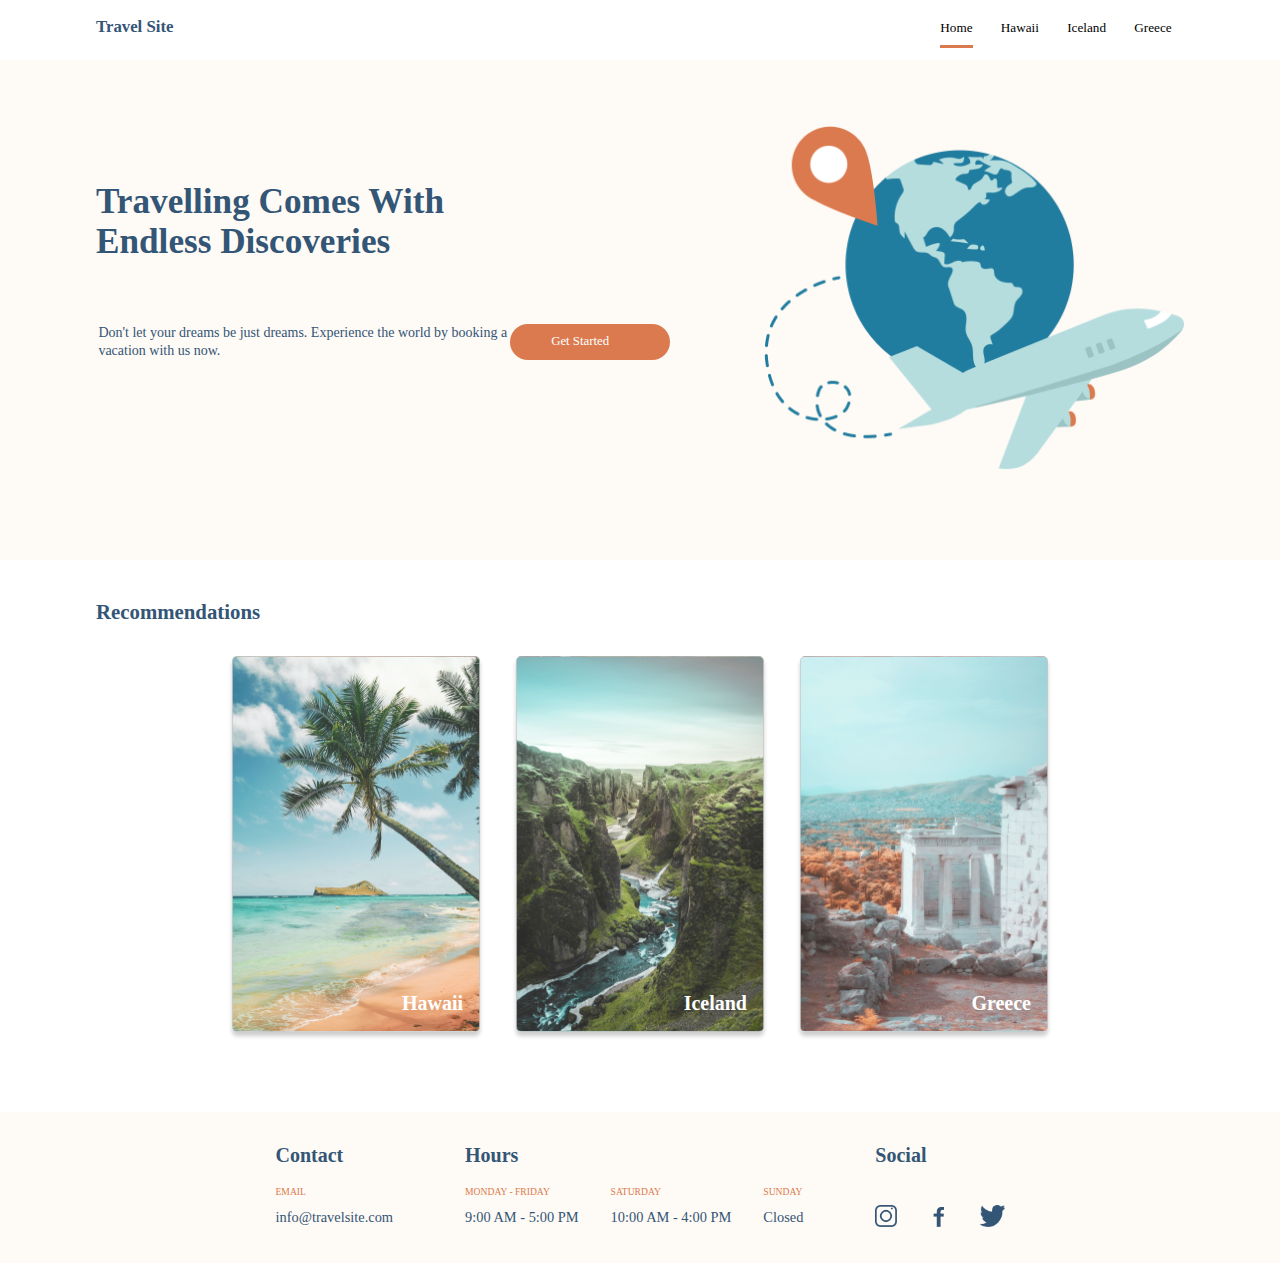
<file: index.html>
<!DOCTYPE html>
<html lang="en">

<head>
    <meta charset="UTF-8">
    <meta http-equiv="X-UA-Compatible" content="IE=edge">
    <meta name="viewport" content="width=device-width, initial-scale=1.0">
    <link rel="stylesheet" href="/css/global.css">
    <link rel="stylesheet" href="/css/main.css">
    <title>Travel Site</title>
</head>

<body>
    <nav class="nav">
        <a class="nav__company-name-container" href="/">
            <h3 class="nav__company-name">Travel Site</h3>
        </a>
        <ul class="nav__pages-list">
            <li class="nav__pages-list-item--underline">
                <a class="nav__pages-link" href="/">Home</a>
            </li>
            <li class="nav__pages-list-item">
                <a class="nav__pages-link" href="/pages/hawaii.html">Hawaii</a>
            </li>
            <li class="nav__pages-list-item">
                <a class="nav__pages-link" href="/pages/iceland.html">Iceland</a>
            </li>
            <li class="nav__pages-list-item">
                <a class="nav__pages-link" href="/pages/greece.html">Greece</a>
            </li>
        </ul>
    </nav>

    <main>
        <header class="hero-section">
            <div class="hero-section__article">
                <div class="hero-section__title-contatiner">
                    <h1 class="hero-section__title">Travelling Comes With Endless Discoveries</h1>
                </div>
                <div class="hero-section__description-contatiner">
                    <p class="hero-section__description">Don't let your dreams be just dreams. Experience the world by
                        booking a</p>
                    <p class="hero-section__description">vacation with us now.</p>
                </div>
                <a href="/">
                    <div class="hero-section__button-contatiner">
                        <p class="hero-section__button">Get Started</p>
                    </div>
                </a>
            </div>
            <div class="hero-section__image-container">
                <img class="hero-image" src="/assets/images/hero.png" alt="hero image">
            </div>
        </header>
        <section class="reccommendations-section">
            <h3 class="reccommendations-section__title">Recommendations</h3>
            <div class="reccommendations-section__card-section-container">
                <section class="reccommendations-section__card-container">
                    <a href="/pages/hawaii.html">
                        <div class="reccommendations-section__card-hawaii">
                            <div class="reccommendations-section__place-container">
                                <h3 class="reccommendations-section__place">Hawaii</h3>
                            </div>
                        </div>
                    </a>
                </section>
                <section class="reccommendations-section__card-container">
                    <a href="/pages/iceland.html">
                        <div class="reccommendations-section__card-iceland">
                            <div class="reccommendations-section__place-container">
                                <h3 class="reccommendations-section__place">Iceland</h3>
                            </div>
                        </div>
                    </a>
                </section>
                <section class="reccommendations-section__card-container">
                    <a href="/pages/greece.html">
                        <div class="reccommendations-section__card-greece">
                            <div class="reccommendations-section__place-container">
                                <h3 class="reccommendations-section__place">Greece</h3>
                            </div>
                        </div>
                    </a>
                </section>
            </div>
        </section>
    </main>
    <footer class="footer-section">
        <div class="footer-section__container">
            <div class="footer-section__title-container">
                <h3 class="footer-section__title">Contact</h3>
            </div>
            <div class="footer-section__descrp-container">
                <p class="footer-section__descrp-orange">Email</p>
            </div>
            <div class="footer-section__descrp-container">
                <p class="footer-section__descrp-blue">info@travelsite.com</p>
            </div>
        </div>
        <div class="footer-section__container">
            <h3 class="footer-section__title">Hours</h3>
            <div class="footer-section__descrp-container">
                <div class="footer-section__descrp-time-day-container">
                    <p class="footer-section__descrp-orange">
                        Monday - Friday
                    </p>
                    <p class="footer-section__descrp-blue">
                        9:00 AM - 5:00 PM
                    </p>
                </div>
                <div class="footer-section__descrp-middle-container">
                    <p class="footer-section__descrp-orange">
                        Saturday
                    </p>
                    <p class="footer-section__descrp-blue">
                        10:00 AM - 4:00 PM
                    </p>
                </div>
                <div class="footer-section__descrp-time-day-container">
                    <p class="footer-section__descrp-orange">
                        Sunday
                    </p>
                    <p class="footer-section__descrp-blue">
                        Closed
                    </p>
                </div>
            </div>
        </div>
        <div class="footer-section__container">
            <h3 class="footer-section__title">Social</h3>
            <div class="footer-icon_container">
                <a href="https://www.instagram.com/">
                    <img class="footer-icon" src="/assets/logos/icon-instagram.png" alt="instagram">
                </a>
                <a href="https://www.facebook.com/">
                    <img class="footer-icon-middle" src="/assets/logos/icon-facebook.png" alt="facebook">
                </a>
                <a href="https://www.twitter.com/">
                    <img class="footer-icon" src="/assets/logos/icon-twitter.png" alt="twitter">
                </a>
            </div>
        </div>
    </footer>
</body>

</html>

<!-- due to time constaints I was not able to go deeper with this assignment but I have completed all the required work.-->
</file>
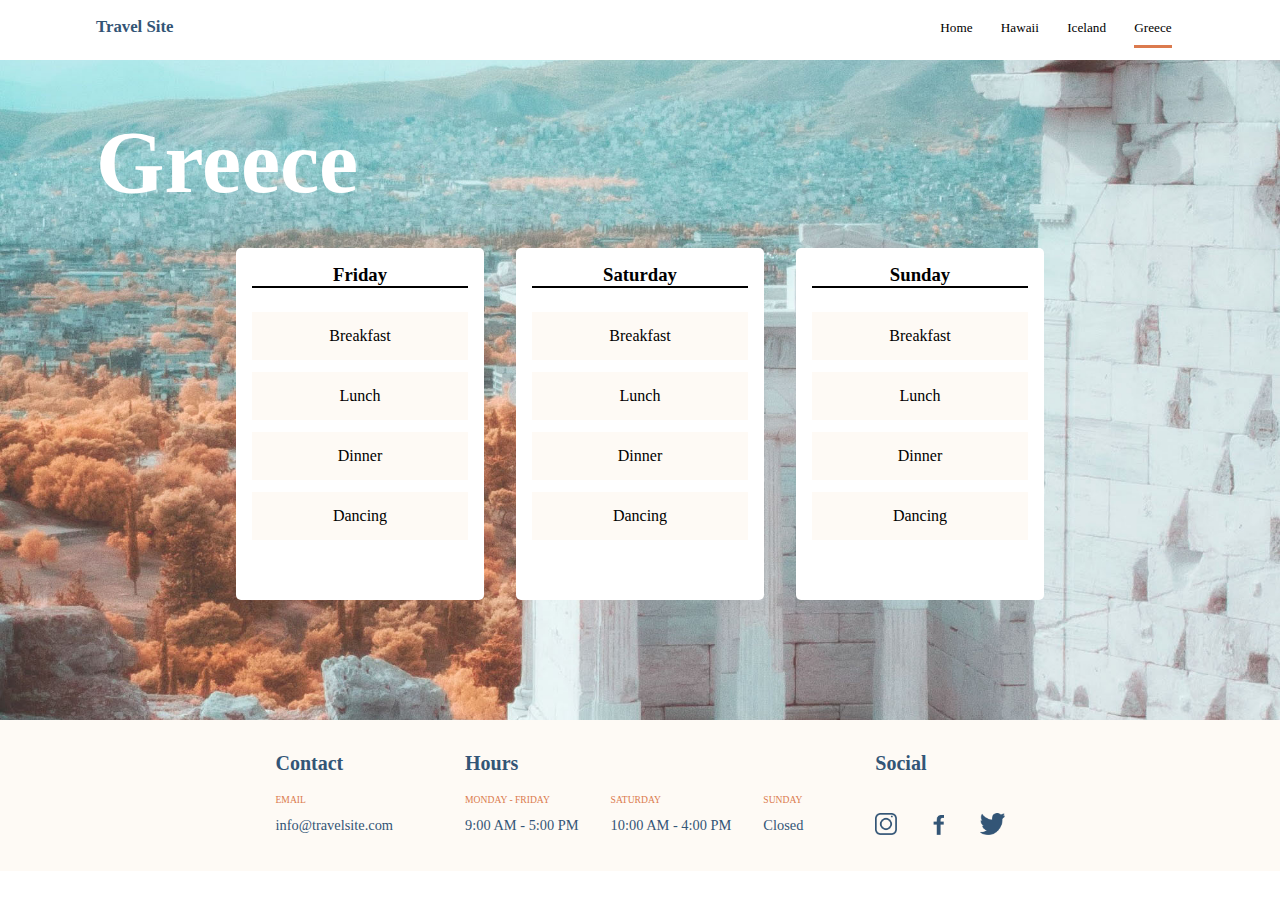
<file: pages/greece.html>
<!DOCTYPE html>
<html lang="en">

<head>
    <meta charset="UTF-8">
    <meta http-equiv="X-UA-Compatible" content="IE=edge">
    <meta name="viewport" content="width=device-width, initial-scale=1.0">
    <link rel="stylesheet" href="/css/global.css">
    <link rel="stylesheet" href="/css/destinations.css">
    <title>Travel Site</title>
</head>

<body>
    <nav class="nav">
        <a class="nav__company-name-container" href="/">
            <h3 class="nav__company-name">Travel Site</h3>
        </a>
        <ul class="nav__pages-list">
            <li class="nav__pages-list-item">
                <a class="nav__pages-link" href="/">Home</a>
            </li>
            <li class="nav__pages-list-item">
                <a class="nav__pages-link" href="/pages/hawaii.html">Hawaii</a>
            </li>
            <li class="nav__pages-list-item">
                <a class="nav__pages-link" href="/pages/iceland.html">Iceland</a>
            </li>
            <li class="nav__pages-list-item--underline">
                <a class="nav__pages-link" href="/pages/greece.html">Greece</a>
            </li>
        </ul>
    </nav>
    <main>
        <section class="destination-section__greece">
            <div class="destination-section__title">
                <h1>Greece</h1>
            </div>
            <ul class="destination-section__card-container">
                <li class="destination-section__card-text-container--title">
                    <h3 class="destination-section__card-text--title">Friday</h3>
                </li>
                <li class="destination-section__card-text-container">
                    <h3 class="destination-section__card-text">Breakfast</h3>
                </li>
                <li class="destination-section__card-text-container">
                    <h3 class="destination-section__card-text">Lunch</h3>
                </li>
                <li class="destination-section__card-text-container">
                    <h3 class="destination-section__card-text">Dinner</h3>
                </li>
                <li class="destination-section__card-text-container">
                    <h3 class="destination-section__card-text">Dancing</h3>
                </li>
            </ul>
            <ul class="destination-section__card-container">
                <li class="destination-section__card-text-container--title">
                    <h3 class="destination-section__card-text--title">Saturday</h3>
                </li>
                <li class="destination-section__card-text-container">
                    <h3 class="destination-section__card-text">Breakfast</h3>
                </li>
                <li class="destination-section__card-text-container">
                    <h3 class="destination-section__card-text">Lunch</h3>
                </li>
                <li class="destination-section__card-text-container">
                    <h3 class="destination-section__card-text">Dinner</h3>
                </li>
                <li class="destination-section__card-text-container">
                    <h3 class="destination-section__card-text">Dancing</h3>
                </li>
            </ul>
            <ul class="destination-section__card-container">
                <li class="destination-section__card-text-container--title">
                    <h3 class="destination-section__card-text--title">Sunday</h3>
                </li>
                <li class="destination-section__card-text-container">
                    <h3 class="destination-section__card-text">Breakfast</h3>
                </li>
                <li class="destination-section__card-text-container">
                    <h3 class="destination-section__card-text">Lunch</h3>
                </li>
                <li class="destination-section__card-text-container">
                    <h3 class="destination-section__card-text">Dinner</h3>
                </li>
                <li class="destination-section__card-text-container">
                    <h3 class="destination-section__card-text">Dancing</h3>
                </li>
            </ul>
        </section>
    </main>

    <footer class="footer-section">
        <div class="footer-section__container">
            <div class="footer-section__title-container">
                <h3 class="footer-section__title">Contact</h3>
            </div>
            <div class="footer-section__descrp-container">
                <p class="footer-section__descrp-orange">Email</p>
            </div>
            <div class="footer-section__descrp-container">
                <p class="footer-section__descrp-blue">info@travelsite.com</p>
            </div>
        </div>
        <div class="footer-section__container">
            <h3 class="footer-section__title">Hours</h3>
            <div class="footer-section__descrp-container">
                <div class="footer-section__descrp-time-day-container">
                    <p class="footer-section__descrp-orange">
                        Monday - Friday
                    </p>
                    <p class="footer-section__descrp-blue">
                        9:00 AM - 5:00 PM
                    </p>
                </div>
                <div class="footer-section__descrp-middle-container">
                    <p class="footer-section__descrp-orange">
                        Saturday
                    </p>
                    <p class="footer-section__descrp-blue">
                        10:00 AM - 4:00 PM
                    </p>
                </div>
                <div class="footer-section__descrp-time-day-container">
                    <p class="footer-section__descrp-orange">
                        Sunday
                    </p>
                    <p class="footer-section__descrp-blue">
                        Closed
                    </p>
                </div>
            </div>
        </div>
        <div class="footer-section__container">
            <h3 class="footer-section__title">Social</h3>
            <div class="footer-icon_container">
                <a href="https://www.instagram.com/">
                    <img class="footer-icon" src="/assets/logos/icon-instagram.png" alt="instagram">
                </a>
                <a href="https://www.facebook.com/">
                    <img class="footer-icon-middle" src="/assets/logos/icon-facebook.png" alt="facebook">
                </a>
                <a href="https://www.twitter.com/">
                    <img class="footer-icon" src="/assets/logos/icon-twitter.png" alt="twitter">
                </a>
            </div>
        </div>
    </footer>
</body>

</html>
</file>
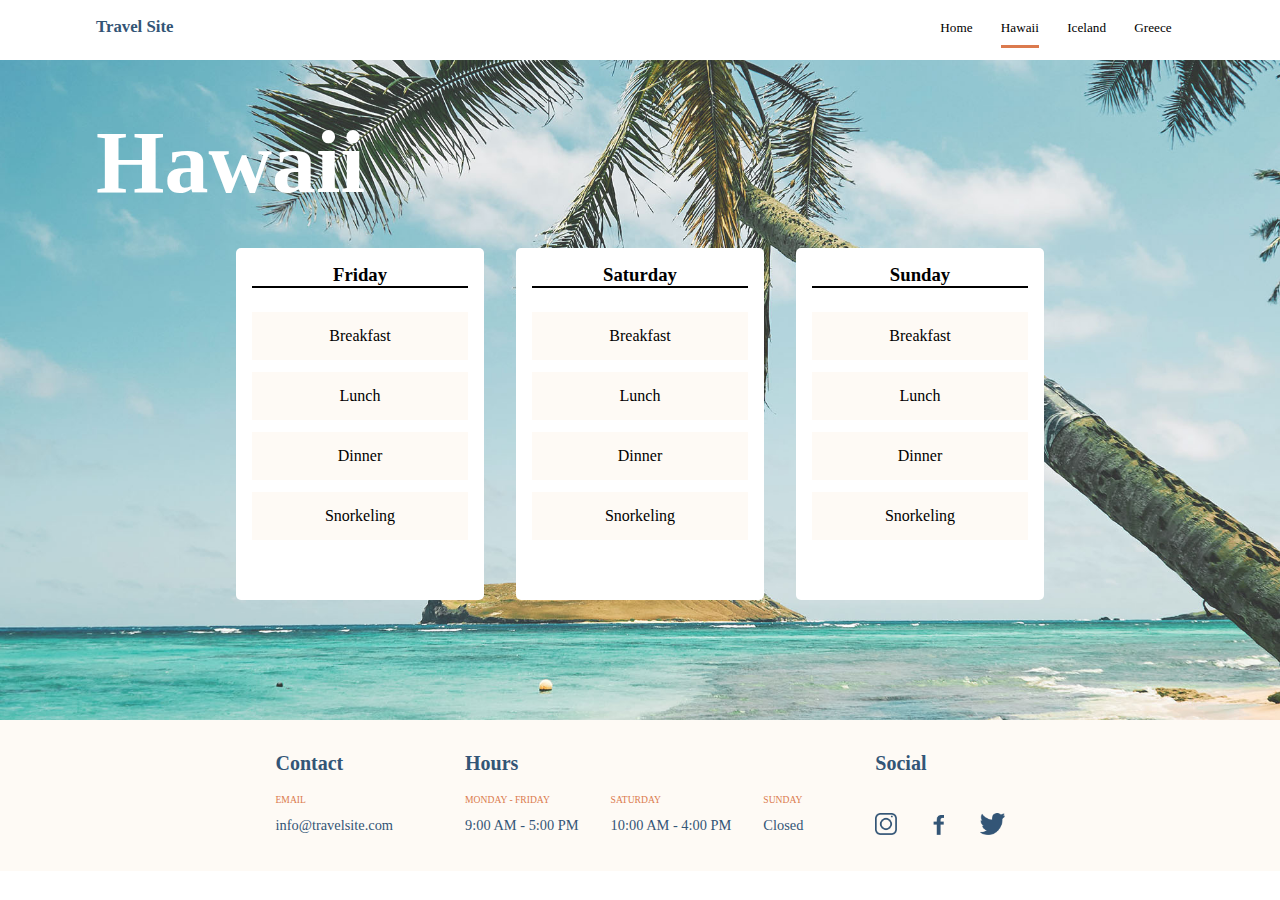
<file: pages/hawaii.html>
<!DOCTYPE html>
<html lang="en">

<head>
    <meta charset="UTF-8">
    <meta http-equiv="X-UA-Compatible" content="IE=edge">
    <meta name="viewport" content="width=device-width, initial-scale=1.0">
    <link rel="stylesheet" href="/css/global.css">
    <link rel="stylesheet" href="/css/destinations.css">
    <title>Travel Site</title>
</head>

<body>
    <nav class="nav">
        <a class="nav__company-name-container" href="/">
            <h3 class="nav__company-name">Travel Site</h3>
        </a>
        <ul class="nav__pages-list">
            <li class="nav__pages-list-item">
                <a class="nav__pages-link" href="/">Home</a>
            </li>
            <li class="nav__pages-list-item--underline">
                <a class="nav__pages-link" href="/pages/hawaii.html">Hawaii</a>
            </li>
            <li class="nav__pages-list-item">
                <a class="nav__pages-link" href="/pages/iceland.html">Iceland</a>
            </li>
            <li class="nav__pages-list-item">
                <a class="nav__pages-link" href="/pages/greece.html">Greece</a>
            </li>
        </ul>
    </nav>

    <main>
        <section class="destination-section__hawaii">
            <div class="destination-section__title">
                <h1>Hawaii</h1>
            </div>
            <ul class="destination-section__card-container">
                <li class="destination-section__card-text-container--title">
                    <h3 class="destination-section__card-text--title">Friday</h3>
                </li>
                <li class="destination-section__card-text-container">
                    <h3 class="destination-section__card-text">Breakfast</h3>
                </li>
                <li class="destination-section__card-text-container">
                    <h3 class="destination-section__card-text">Lunch</h3>
                </li>
                <li class="destination-section__card-text-container">
                    <h3 class="destination-section__card-text">Dinner</h3>
                </li>
                <li class="destination-section__card-text-container">
                    <h3 class="destination-section__card-text">Snorkeling</h3>
                </li>
            </ul>
            <ul class="destination-section__card-container">
                <li class="destination-section__card-text-container--title">
                    <h3 class="destination-section__card-text--title">Saturday</h3>
                </li>
                <li class="destination-section__card-text-container">
                    <h3 class="destination-section__card-text">Breakfast</h3>
                </li>
                <li class="destination-section__card-text-container">
                    <h3 class="destination-section__card-text">Lunch</h3>
                </li>
                <li class="destination-section__card-text-container">
                    <h3 class="destination-section__card-text">Dinner</h3>
                </li>
                <li class="destination-section__card-text-container">
                    <h3 class="destination-section__card-text">Snorkeling</h3>
                </li>
            </ul>
            <ul class="destination-section__card-container">
                <li class="destination-section__card-text-container--title">
                    <h3 class="destination-section__card-text--title">Sunday</h3>
                </li>
                <li class="destination-section__card-text-container">
                    <h3 class="destination-section__card-text">Breakfast</h3>
                </li>
                <li class="destination-section__card-text-container">
                    <h3 class="destination-section__card-text">Lunch</h3>
                </li>
                <li class="destination-section__card-text-container">
                    <h3 class="destination-section__card-text">Dinner</h3>
                </li>
                <li class="destination-section__card-text-container">
                    <h3 class="destination-section__card-text">Snorkeling</h3>
                </li>
            </ul>
        </section>
    </main>

    <footer class="footer-section">
        <div class="footer-section__container">
            <div class="footer-section__title-container">
                <h3 class="footer-section__title">Contact</h3>
            </div>
            <div class="footer-section__descrp-container">
                <p class="footer-section__descrp-orange">Email</p>
            </div>
            <div class="footer-section__descrp-container">
                <p class="footer-section__descrp-blue">info@travelsite.com</p>
            </div>
        </div>
        <div class="footer-section__container">
            <h3 class="footer-section__title">Hours</h3>
            <div class="footer-section__descrp-container">
                <div class="footer-section__descrp-time-day-container">
                    <p class="footer-section__descrp-orange">
                        Monday - Friday
                    </p>
                    <p class="footer-section__descrp-blue">
                        9:00 AM - 5:00 PM
                    </p>
                </div>
                <div class="footer-section__descrp-middle-container">
                    <p class="footer-section__descrp-orange">
                        Saturday
                    </p>
                    <p class="footer-section__descrp-blue">
                        10:00 AM - 4:00 PM
                    </p>
                </div>
                <div class="footer-section__descrp-time-day-container">
                    <p class="footer-section__descrp-orange">
                        Sunday
                    </p>
                    <p class="footer-section__descrp-blue">
                        Closed
                    </p>
                </div>
            </div>
        </div>
        <div class="footer-section__container">
            <h3 class="footer-section__title">Social</h3>
            <div class="footer-icon_container">
                <a href="https://www.instagram.com/">
                    <img class="footer-icon" src="/assets/logos/icon-instagram.png" alt="instagram">
                </a>
                <a href="https://www.facebook.com/">
                    <img class="footer-icon-middle" src="/assets/logos/icon-facebook.png" alt="facebook">
                </a>
                <a href="https://www.twitter.com/">
                    <img class="footer-icon" src="/assets/logos/icon-twitter.png" alt="twitter">
                </a>
            </div>
        </div>
    </footer>
</body>

</html>
</file>
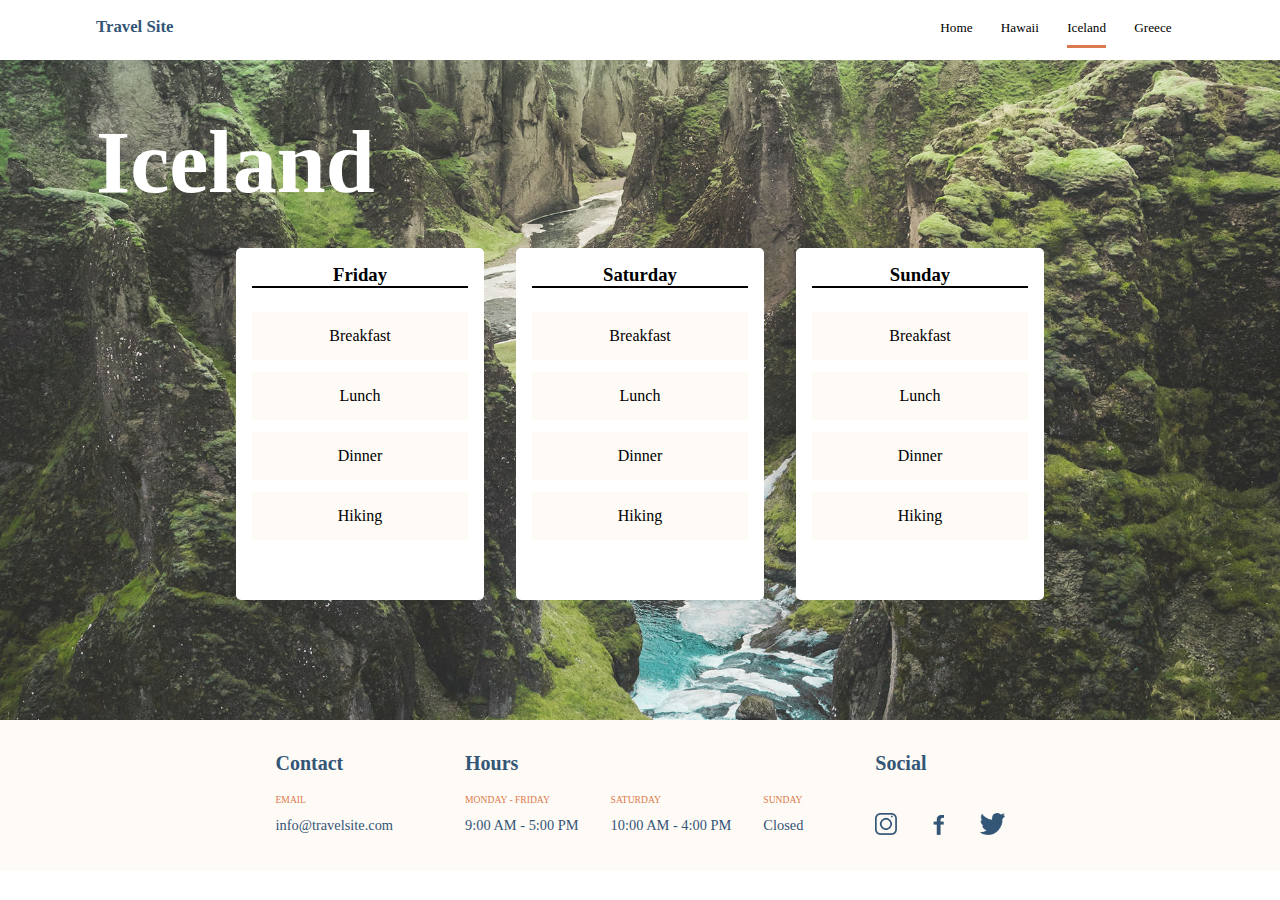
<file: pages/iceland.html>
<!DOCTYPE html>
<html lang="en">

<head>
    <meta charset="UTF-8">
    <meta http-equiv="X-UA-Compatible" content="IE=edge">
    <meta name="viewport" content="width=device-width, initial-scale=1.0">
    <link rel="stylesheet" href="/css/global.css">
    <link rel="stylesheet" href="/css/destinations.css">
    <title>Travel Site</title>
</head>

<body>
    <nav class="nav">
        <a class="nav__company-name-container" href="/">
            <h3 class="nav__company-name">Travel Site</h3>
        </a>
        <ul class="nav__pages-list">
            <li class="nav__pages-list-item">
                <a class="nav__pages-link" href="/">Home</a>
            </li>
            <li class="nav__pages-list-item">
                <a class="nav__pages-link" href="/pages/hawaii.html">Hawaii</a>
            </li>
            <li class="nav__pages-list-item--underline">
                <a class="nav__pages-link" href="/pages/iceland.html">Iceland</a>
            </li>
            <li class="nav__pages-list-item">
                <a class="nav__pages-link" href="/pages/greece.html">Greece</a>
            </li>
        </ul>
    </nav>

    <main>
        <section class="destination-section__iceland">
            <div class="destination-section__title">
                <h1>Iceland</h1>
            </div>
            <ul class="destination-section__card-container">
                <li class="destination-section__card-text-container--title">
                    <h3 class="destination-section__card-text--title">Friday</h3>
                </li>
                <li class="destination-section__card-text-container">
                    <h3 class="destination-section__card-text">Breakfast</h3>
                </li>
                <li class="destination-section__card-text-container">
                    <h3 class="destination-section__card-text">Lunch</h3>
                </li>
                <li class="destination-section__card-text-container">
                    <h3 class="destination-section__card-text">Dinner</h3>
                </li>
                <li class="destination-section__card-text-container">
                    <h3 class="destination-section__card-text">Hiking</h3>
                </li>
            </ul>
            <ul class="destination-section__card-container">
                <li class="destination-section__card-text-container--title">
                    <h3 class="destination-section__card-text--title">Saturday</h3>
                </li>
                <li class="destination-section__card-text-container">
                    <h3 class="destination-section__card-text">Breakfast</h3>
                </li>
                <li class="destination-section__card-text-container">
                    <h3 class="destination-section__card-text">Lunch</h3>
                </li>
                <li class="destination-section__card-text-container">
                    <h3 class="destination-section__card-text">Dinner</h3>
                </li>
                <li class="destination-section__card-text-container">
                    <h3 class="destination-section__card-text">Hiking</h3>
                </li>
            </ul>
            <ul class="destination-section__card-container">
                <li class="destination-section__card-text-container--title">
                    <h3 class="destination-section__card-text--title">Sunday</h3>
                </li>
                <li class="destination-section__card-text-container">
                    <h3 class="destination-section__card-text">Breakfast</h3>
                </li>
                <li class="destination-section__card-text-container">
                    <h3 class="destination-section__card-text">Lunch</h3>
                </li>
                <li class="destination-section__card-text-container">
                    <h3 class="destination-section__card-text">Dinner</h3>
                </li>
                <li class="destination-section__card-text-container">
                    <h3 class="destination-section__card-text">Hiking</h3>
                </li>
            </ul>
        </section>
    </main>

    <footer class="footer-section">
        <div class="footer-section__container">
            <div class="footer-section__title-container">
                <h3 class="footer-section__title">Contact</h3>
            </div>
            <div class="footer-section__descrp-container">
                <p class="footer-section__descrp-orange">Email</p>
            </div>
            <div class="footer-section__descrp-container">
                <p class="footer-section__descrp-blue">info@travelsite.com</p>
            </div>
        </div>
        <div class="footer-section__container">
            <h3 class="footer-section__title">Hours</h3>
            <div class="footer-section__descrp-container">
                <div class="footer-section__descrp-time-day-container">
                    <p class="footer-section__descrp-orange">
                        Monday - Friday
                    </p>
                    <p class="footer-section__descrp-blue">
                        9:00 AM - 5:00 PM
                    </p>
                </div>
                <div class="footer-section__descrp-middle-container">
                    <p class="footer-section__descrp-orange">
                        Saturday
                    </p>
                    <p class="footer-section__descrp-blue">
                        10:00 AM - 4:00 PM
                    </p>
                </div>
                <div class="footer-section__descrp-time-day-container">
                    <p class="footer-section__descrp-orange">
                        Sunday
                    </p>
                    <p class="footer-section__descrp-blue">
                        Closed
                    </p>
                </div>
            </div>
        </div>
        <div class="footer-section__container">
            <h3 class="footer-section__title">Social</h3>
            <div class="footer-icon_container">
                <a href="https://www.instagram.com/">
                    <img class="footer-icon" src="/assets/logos/icon-instagram.png" alt="instagram">
                </a>
                <a href="https://www.facebook.com/">
                    <img class="footer-icon-middle" src="/assets/logos/icon-facebook.png" alt="facebook">
                </a>
                <a href="https://www.twitter.com/">
                    <img class="footer-icon" src="/assets/logos/icon-twitter.png" alt="twitter">
                </a>
            </div>
        </div>
    </footer>
</body>

</html>
</file>
<file: css/global.css>
html {
    font-size: 100%;
    font-family: verdana;
    box-sizing: border-box;
}

body {
    margin: 0;
}

a {
    text-decoration: none;
  }

h1 {
    margin: 0;
}

/* nav */

.nav {
    background-color: #ffffff;
    display: flex;
    justify-content: space-between;
    align-items: baseline;
    position: fixed;
    top: 0;
    width: 100%;
    height: 3.75rem;
    z-index: 1;
}

.nav__company-name-container {
    text-decoration: none;
}

.nav__company-name {
    color: #335576;
    padding: 0 0 0 6rem;
    font-size: 1.05rem;
}
.nav__pages-list {
    width: 18rem;
    display: flex;
    justify-content: space-evenly;
    padding: 0 5rem 0 0;
}

.nav__pages-link {
    text-decoration: none;
    color: black;
    font-size: .825rem;
    font-weight: 300;
}

.nav__pages-list-item {
    list-style-type: none;
}

.nav__pages-list-item--underline {
    box-sizing: border-box;
    border-bottom: 3px solid #DB7A4E;
    list-style-type: none;
    height: 1.9rem;
}

/* footer */

.footer-section {
    background-color: #fefaf5;
    display: flex;
    justify-content: center;
    align-items: baseline;
    padding: 2rem;
}

.footer-section__container{
    margin: 0 2.25rem;
}
.footer-section__descrp-container {
    display: flex;

}

.footer-section__descrp-middle-container {
    margin: 0 2rem;
}

.footer-section__title {
    margin: 0 0 1.2rem 0;
    color: #335576;
    font-size: 1.25rem;
}

.footer-section__descrp {
    margin: 0;
}

.footer-section__descrp-orange {
    margin: 0 0 .75rem;
    color: #DB7A4E;
    font-weight: 300;
    font-size: .6rem;
    text-transform: uppercase;
}

.footer-section__descrp-blue {
    margin: 0;
    color: #335576;
    font-weight: 300;
    font-size: .9rem;

}

.footer-icon {
    height: 22px;
    padding-top: 1.2rem;
}

.footer-icon-middle {
    height: 20px;
    padding: 0 2rem;
}
</file>
<file: css/main.css>
/* hero section starts */

.hero-section {
    display: flex;
    margin: 2rem 0 0 0;
    width: 100%;
    height: 33rem;
    background-color: #fefaf5;
    justify-content: space-between;
    align-items: center;
}

.hero-section__article {
    height: 15rem;
    width: 100%;
    display: flex;
    flex-wrap: wrap;
    justify-content: flex-start;
    align-items: center;
    padding: 0 0 3rem 6rem;
}

.hero-image {
    max-height: 22rem;
    padding: 0 6rem 0 0;
}

.hero-section__title {
    color: #335576;
    margin: 0;
    font-size: 2.2rem;
    width: 70%;
}

.hero-section__description {
    color: #335576;
    font-size: .875rem;
    width: 100%;
    margin: .15rem;
}

.hero-section__button-contatiner {
    background-color: #DB7A4E;
    width: 10em;
    height: 2.25rem;
    border-radius: 20px;
    box-sizing: border-box;
    position: relative;
}

.hero-section__button {
    color: #ffffff;
    position: absolute;
    top: .6rem;
    left: 2.6rem;
    font-weight: 300;
    font-size: .8rem;
    margin: 0;
}

/* destinations section starts */

.reccommendations-section__title {
    color: #335576;
    padding: 0 0 0 6rem;
    margin: 2.5rem 0 .5rem 0;
    font-size: 1.3rem;
}

.reccommendations-section__card-section-container {
    display: flex;
    flex-wrap: wrap;
    justify-content: center;
    align-items: center;
    margin: 2rem 0 5rem 0 ;
}
.reccommendations-section__card-hawaii {
    background-image: url("/assets/images/hawaii.jpg");
    box-sizing: border-box;
    border: 1.5px rgba(201, 201, 201, 0.774) solid;
    width: 15.5rem;
    height: 23.5rem;
    background-size: cover;
    background-position: center;
    position: relative;
    border-radius: 5px;
    box-shadow: 0px 4px 4px 0px rgba(0,0,0,0.2);   
}

.reccommendations-section__card-iceland {
    background-image: url("/assets/images/iceland.jpg");
    box-sizing: border-box;
    border: 1.5px rgba(201, 201, 201, 0.774) solid;
    width: 15.5rem;
    height: 23.5rem;
    background-size: cover;
    background-position: center;
    position: relative;
    border-radius: 5px;
    box-shadow: 0px 4px 4px 0px rgba(0,0,0,0.2);   
}

.reccommendations-section__card-greece {
    background-image: url("/assets/images/greece.jpg");
    box-sizing: border-box;
    border: 1.5px rgba(201, 201, 201, 0.774) solid;
    width: 15.5rem;
    height: 23.5rem;
    background-size: cover;
    background-position: center;
    position: relative;
    border-radius: 5px;
    box-shadow: 0px 4px 4px 0px rgba(0,0,0,0.2);   
}


.reccommendations-section__card-container {
    margin: 0 1.125rem;
}

.reccommendations-section__place {
    position: absolute;
    bottom: 1rem;
    right: 1rem;
    margin: 0;
    color: #ffffff; 
    font-size: 1.25rem;
}
</file>
<file: css/destinations.css>
/* main header / hero */

.destination-section__hawaii {
    display: flex;
    align-items: center;
    justify-content: center;
    margin:  0 0 0 0;
    background-image: url("/assets/images/hawaii.jpg");
    background-size: cover;
    height: 45rem;
    background-position: center;
    position: relative;
}

.destination-section__iceland {
    display: flex;
    align-items: center;
    justify-content: center;
    margin:  0 0 0 0;
    background-image: url("/assets/images/iceland.jpg");
    background-size: cover;
    height: 45rem;
    background-position: center;
    position: relative;
}

.destination-section__greece {
    display: flex;
    align-items: center;
    justify-content: center;
    margin:  0 0 0 0;
    background-image: url("/assets/images/greece.jpg");
    background-size: cover;
    height: 45rem;
    background-position: center;
    position: relative;
}

.destination-section__title {
    color: #ffffff;
    font-size: 2.75rem;
    position: absolute;
    top: 7rem;
    left: 6rem;
    margin: 0;
}

.destination-section__card-container {
    background-color: #ffffff;
    width: 15.5rem;
    height: 22rem;
    margin: 0 1rem;
    padding: 1rem;
    box-sizing: border-box;
    border-radius: 5px;
    position: relative;
    transform: translateY(4rem);
}

.destination-section__card-text-container--title {
    display: flex;
    height: 1.5rem;
    margin: 0 0 1.5rem 0;
    justify-content: center;
    align-items: flex-start;
    box-sizing: border-box;
    border-bottom: black 2px solid;
}
.destination-section__card-text-container {
    display: flex;
    background-color: #fefaf5;
    height: 3rem;
    margin: .75rem 0 0 0;
    justify-content: center;
    align-items: center;
}

.destination-section__card-text {
    margin: 0;
    font-weight: normal;
    font-size: 1rem;
}

.destination-section__card-text--title {
    font-weight: bold;
    margin: 0;
}
</file>
